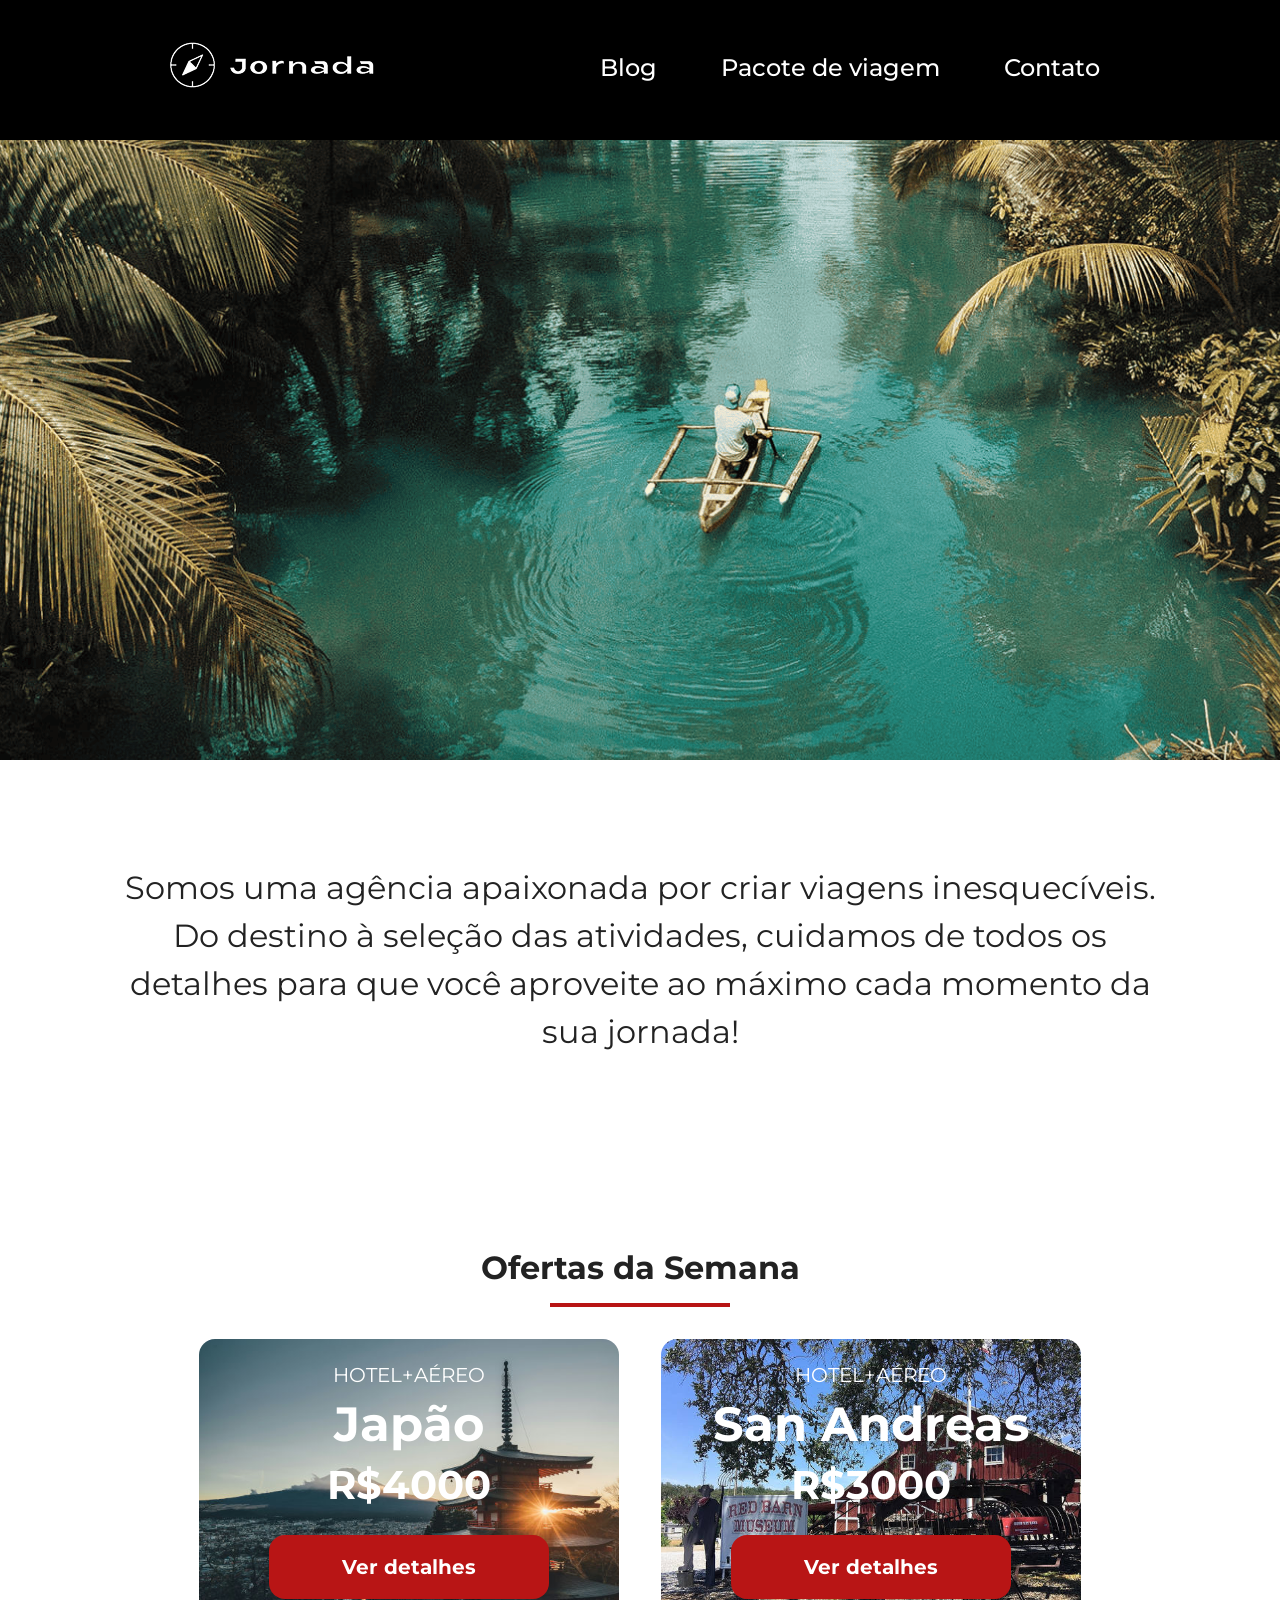
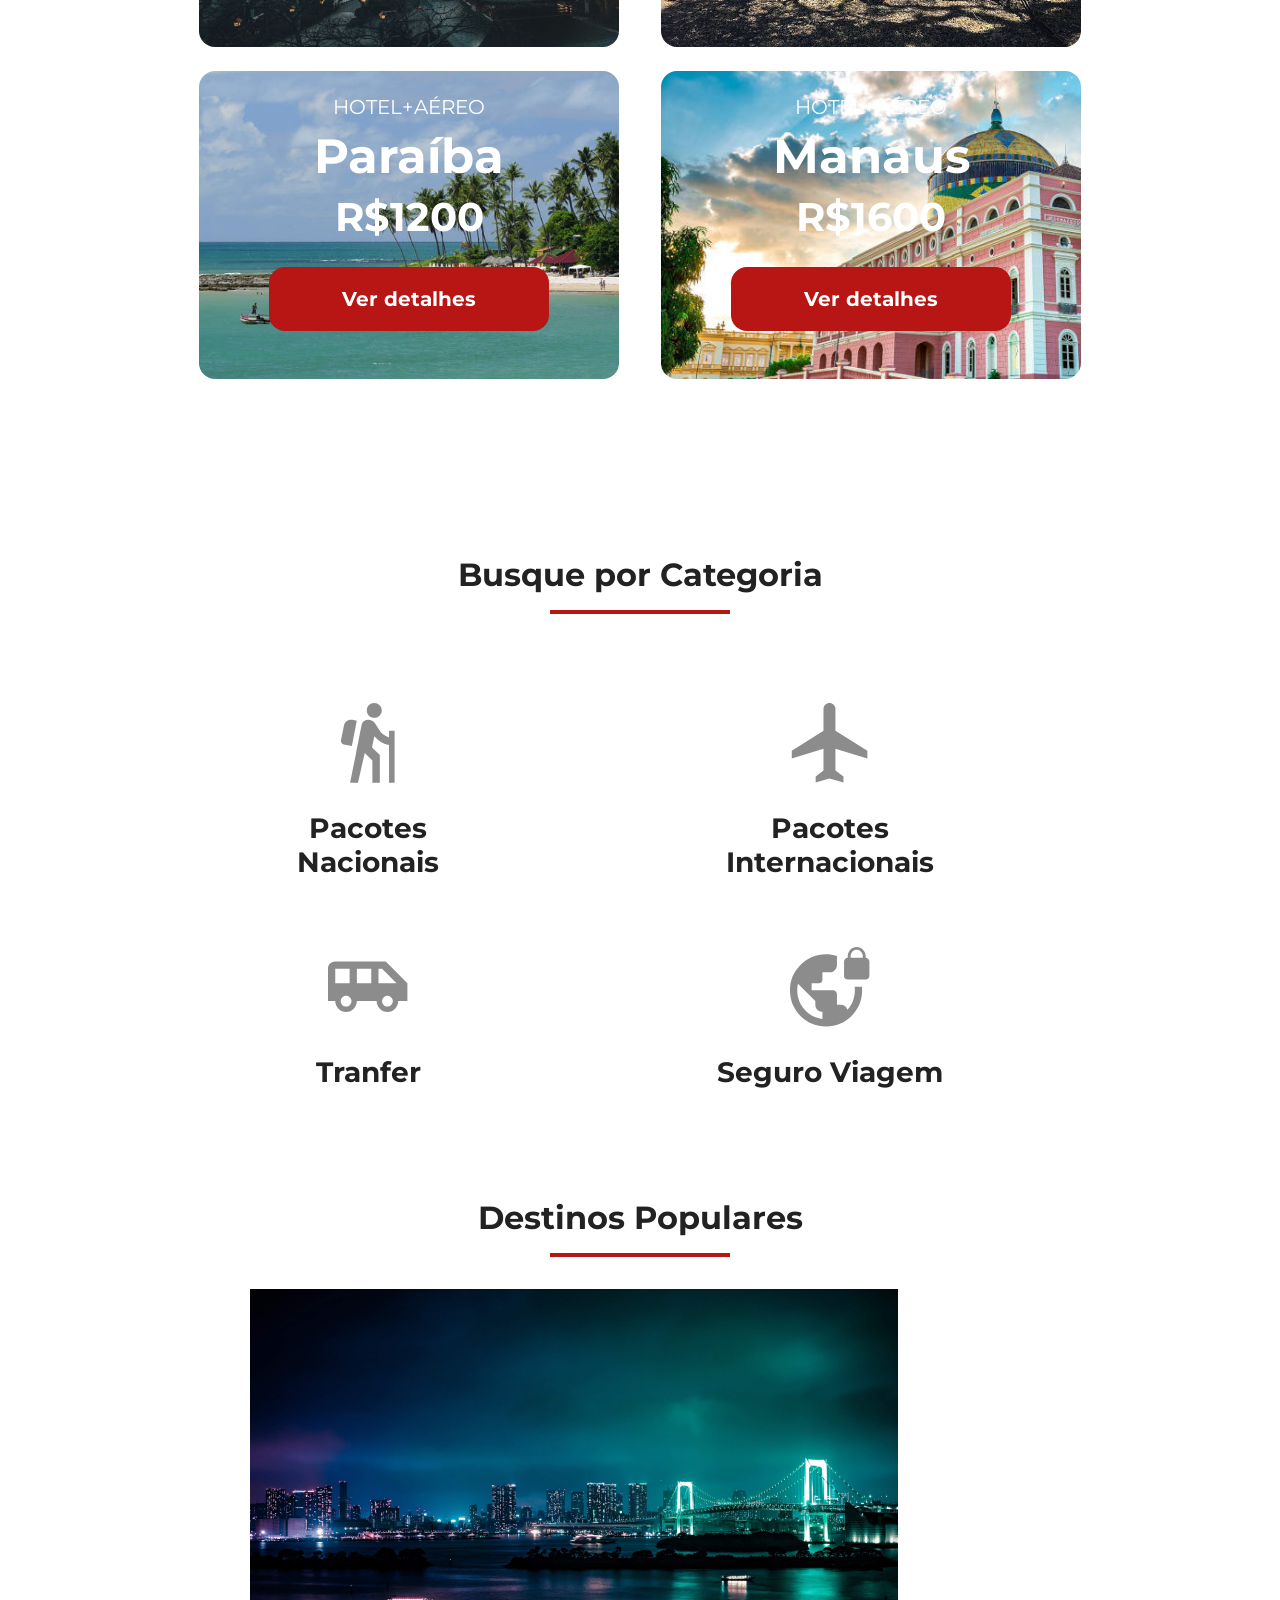
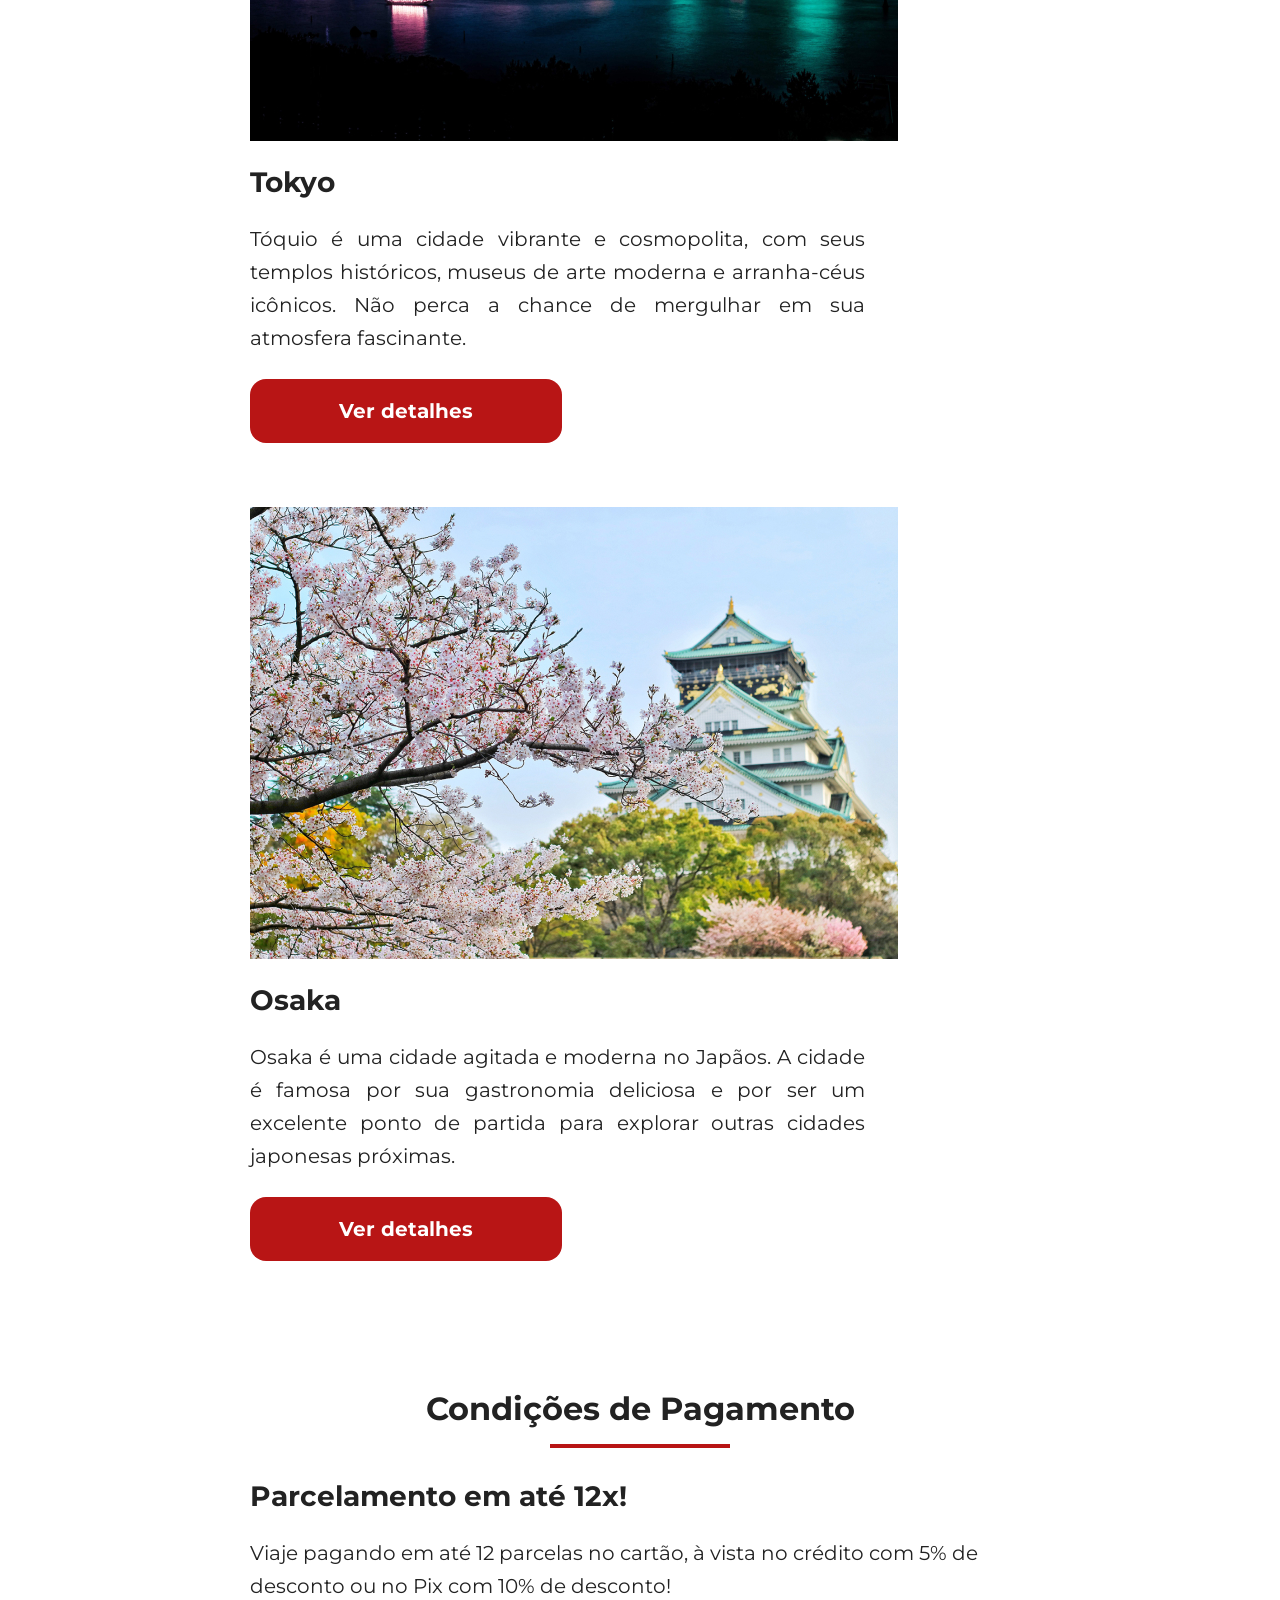
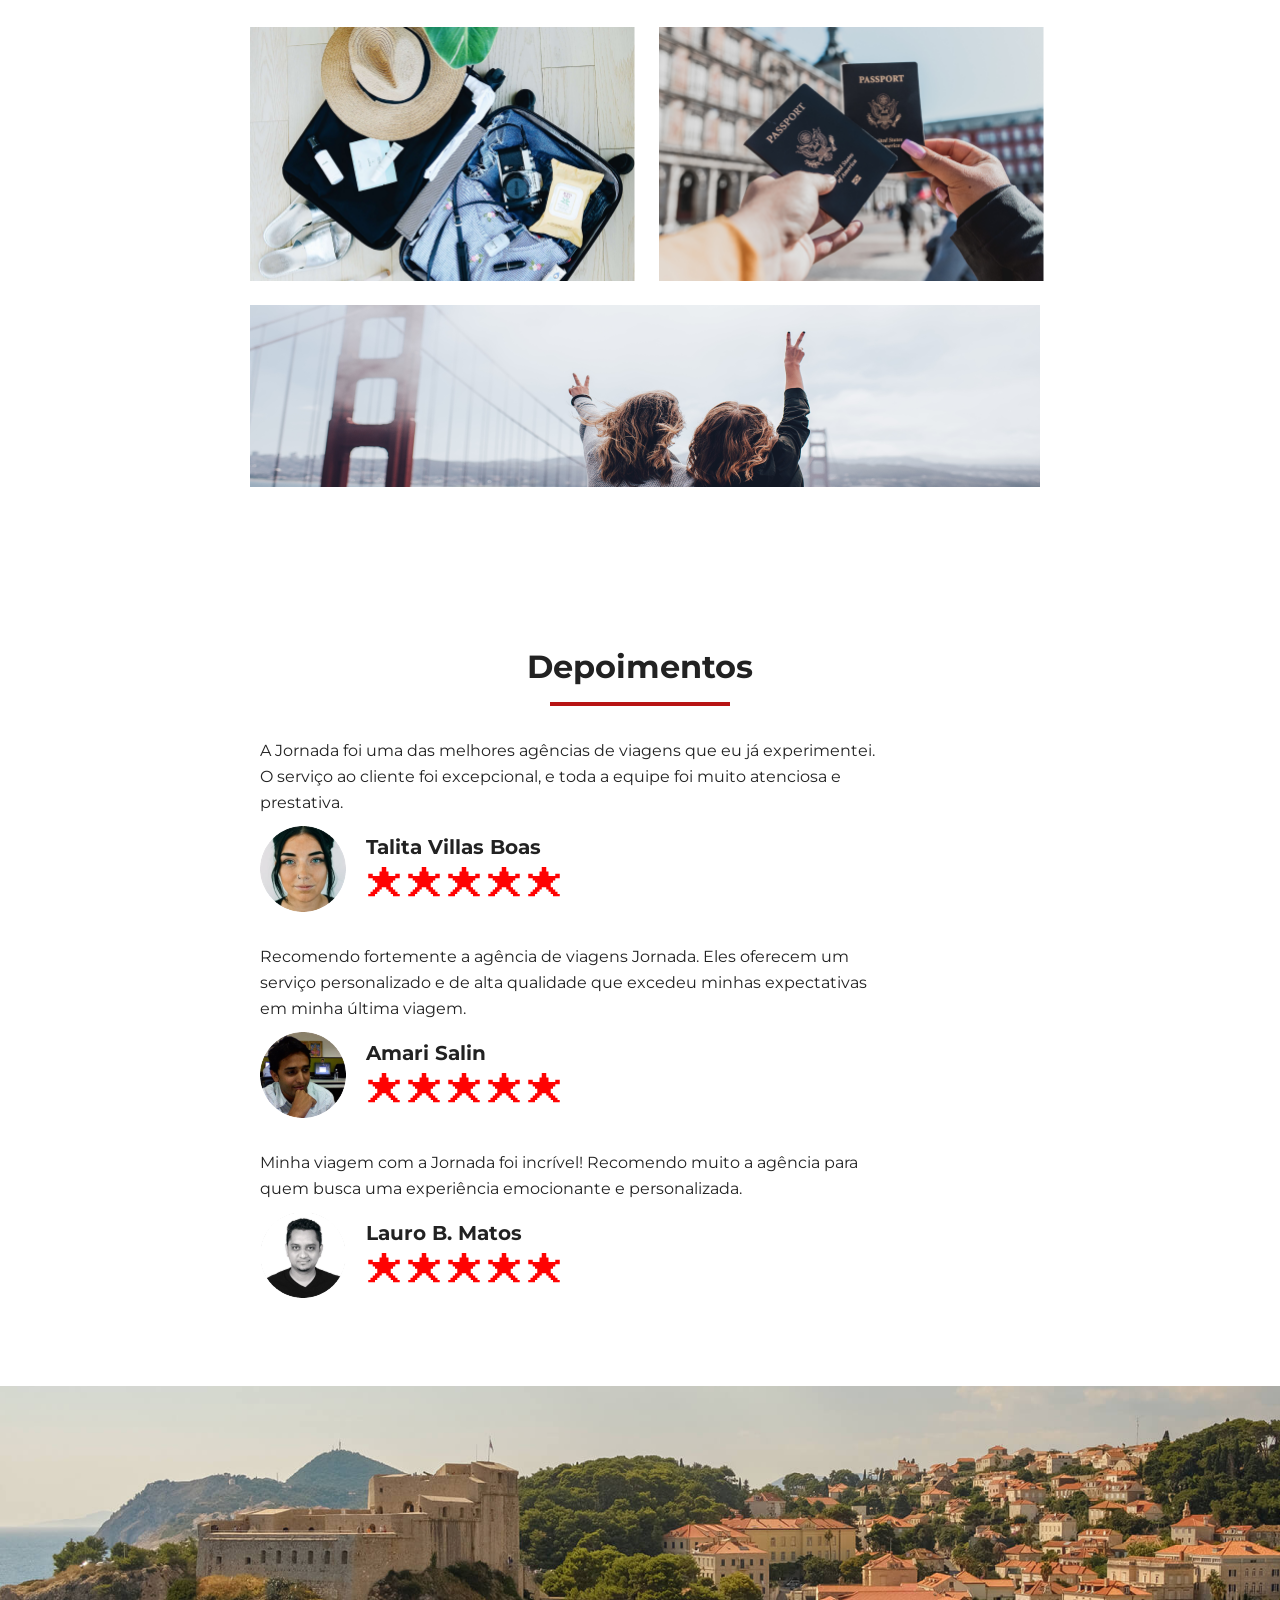
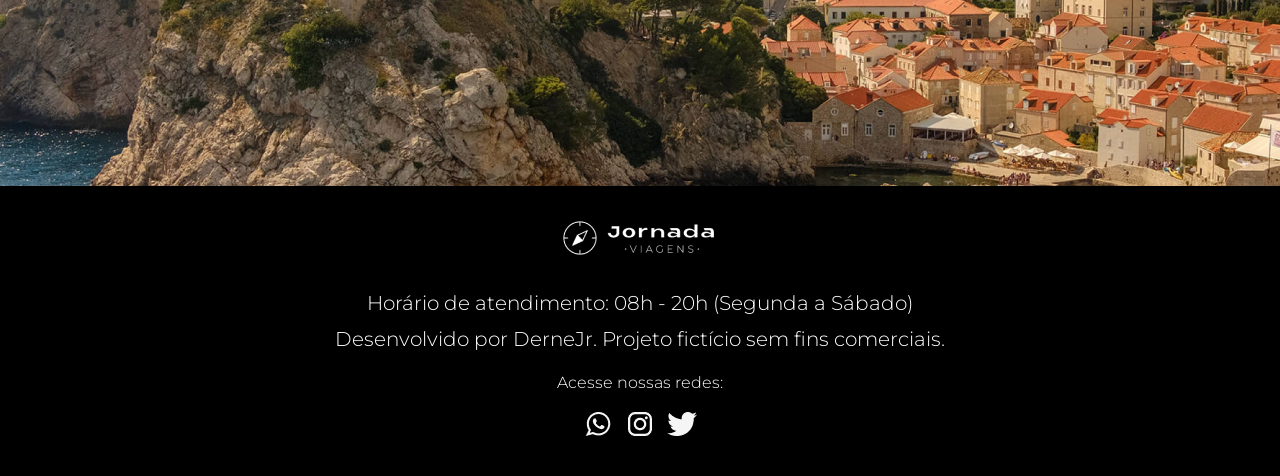
<file: index.html>
<!DOCTYPE html>
<html lang="pt-br">

<head>
    <meta charset="UTF-8">
    <meta name="viewport" content="width=device-width, initial-scale=1.0">
    <link rel="stylesheet" href="./css/style.css">
    <title>Painel Viagens</title>
</head>

<body>
    <header>
        <a class='logo' href="index.html">
            <img class="img_mobile" src="img/logo_bussola_branca.png"
                alt="Bussola logo do site Painel de viagens na cor branca">
            <img class='img_desktop' src="img/logoo_bussola_branca_grande.png"
                alt="Bussola logo do site Painel de viagens na cor branca com o nome e imagem da bussola em branco">
        </a>
        <div class="menu">
            <label for="menu">
                <img src="img/menu.png" alt="O menu em 3 barras deitadas na cor branca ">
            </label>
            <input type="checkbox" id="menu" hidden>
            <nav>
                <ul class="listLinks">
                    <li>
                        <a href="blog.html" title="acessar Blog">Blog</a>
                    </li>
                    <li>
                        <a href="travel-package.html" title="acessar Pacotes de viagem">Pacote de viagem</a>
                    </li>
                    <li>
                        <a href="contato.html" title="acessar Contato">Contato</a>
                    </li>
                </ul>
            </nav>
        </div>
    </header>
    <section class="hero">
        <div class="hero-img"></div>
        <h2>Somos uma agência apaixonada por criar viagens inesquecíveis. Do destino à seleção das atividades, cuidamos
            de todos os detalhes para que você aproveite ao máximo cada momento da sua jornada!</h2>
    </section>
    <section class="offers">
        <div class="section-title">
            <h2>Ofertas da Semana</h2>
            <hr>
        </div>
        <div class="cards-offers">
            <article class="card japao">
                <header>
                    <p>HOTEL+AÉREO</p>
                    <h3>Japão <br>
                        <span>R$4000</span>
                    </h3>
                </header>
                <footer>
                    <a href="#" class="button-link">Ver detalhes</a>
                </footer>
            </article>
            <article class="card san-andreas">
                <header>
                    <p>HOTEL+AÉREO</p>
                    <h3>San Andreas <br>
                        <span>R$3000</span>
                    </h3>
                </header>
                <footer>
                    <a href="#" class="button-link">Ver detalhes</a>
                </footer>
            </article>
            <article class="card paraiba">
                <header>
                    <p>HOTEL+AÉREO</p>
                    <h3>Paraíba<br>
                        <span>R$1200</span>
                    </h3>
                </header>
                <footer>
                    <a href="#" class="button-link">Ver detalhes</a>
                </footer>
            </article>
            <article class="card manaus">
                <header>
                    <p>HOTEL+AÉREO</p>
                    <h3>Manaus<br>
                        <span>R$1600</span>
                    </h3>
                </header>
                <footer>
                    <a href="#" class="button-link">Ver detalhes</a>
                </footer>
            </article>
        </div>
    </section>
    <section class="categories">
        <div class="section-title">
            <h2>Busque por Categoria</h2>
            <hr>
        </div>
        <div class="cards-categories">
            <article class="categoria pcts-nacionais">
                <a href="#" target="_blank">
                    <img src="css/icons/icone-pacotes-nacionais.svg"
                        alt="icone de uma pessoa com uma mochila e uma estaca na mão praticando trilha na cor cinza">
                    <h4>Pacotes Nacionais</h4>
                </a>
            </article>
            <article class="categoria pcts-internacionais">
                <a href="#" target="_blank">
                    <img src="css/icons/icone-pacotes-internacionais.svg" alt="Icone de um avião na cor cinza">
                    <h4>Pacotes Internacionais</h4>
                </a>
            </article>
            <article class="categoria card-transfer">
                <a href="#" target="_blank">
                    <img src="css/icons/icone-transfer.svg"
                        alt="Icone de um carro, similiar a um carro forte de cor cinza">
                    <h4>Tranfer</h4>
                </a>
            </article>
            <article class="categoria card-seguro-viagem">
                <a href="#" target="_blank">
                    <img src="css/icons/icone-seguro-viagem.svg"
                        alt="Icone do planeta Terra com um pequeno cadeado do lado superior direito, ambos na cor cinza">
                    <h4>Seguro Viagem</h4>
                </a>
            </article>
        </div>
    </section>
    <section class="destinations">
        <div class="section-title">
            <h2>Destinos Populares</h2>
            <hr>
        </div>
        <div class="destinations-items">
            <article class="item">
                <header>
                    <div class="img-tokyo"></div>
                    <h4>Tokyo</h4>
                </header>
                <p>
                    Tóquio é uma cidade vibrante e cosmopolita, com seus templos históricos, museus de arte moderna e
                    arranha-céus icônicos. Não perca a chance de mergulhar em sua atmosfera fascinante.
                </p>
                <footer>
                    <a href="#" class="button-link">Ver detalhes</a>
                </footer>
            </article>
            <article class="item">
                <header>
                    <div class="img-osaka">
                    </div>
                    <h4>Osaka</h4>
                </header>
                <p>
                    Osaka é uma cidade agitada e moderna no Japãos. A cidade é famosa por sua gastronomia deliciosa e
                    por ser um excelente ponto de partida para explorar outras cidades japonesas próximas.
                </p>
                <footer>
                    <a href="#" class="button-link">Ver detalhes</a>
                </footer>
            </article>
        </div>
    </section>
    <section class="payments">
        <div class="section-title">
            <h2>Condições de Pagamento</h2>
            <hr>
        </div>
        <div class="content-payments">
            <div class="content-text pay">
                <h3>Parcelamento em até 12x!</h3>
                <p>Viaje pagando em até 12 parcelas no cartão, à vista no crédito com 5% de desconto ou no Pix com 10%
                    de desconto!</p>
            </div>
            <div class="image-gallery">
                <div class="image-bag"></div>
                <div class="image-passport"></div>
                <div class="image-people colspan-2"></div>
            </div>
        </div>
    </section>
    <section class="testimonials">
        <div class="section-title">
            <h2>Depoimentos</h2>
            <hr>
        </div>
        <div class="testimonials-container">
            <div class="testimonials-cards">
                <div class="header-testimonials-card">
                    <p>A Jornada foi uma das melhores agências de viagens que eu já experimentei. O serviço ao cliente
                        foi excepcional, e toda a equipe foi muito atenciosa e prestativa.</p>
                </div>
                <div class="flex-testimonials-card">
                    <img src="img/img-talita.png" alt="foto de perfil de Talita">
                    <div class="footer-testimonials-card">
                        <h2>Talita Villas Boas</h2>
                        <div class="star-container">
                            <span class="star">🟊</span>
                            <span class="star">🟊</span>
                            <span class="star">🟊</span>
                            <span class="star">🟊</span>
                            <span class="star">🟊</span>
                        </div>
                    </div>
                </div>
            </div>
            <div class="testimonials-cards">
                <div class="header-testimonials-card">
                    <p>Recomendo fortemente a agência de viagens Jornada. Eles oferecem um serviço personalizado e de
                        alta qualidade que excedeu minhas expectativas em minha última viagem.</p>
                </div>
                <div class="flex-testimonials-card">
                    <img src="img/img-amari.png" alt="foto de perfil de Amari">
                    <div class="footer-testimonials-card">
                        <h2>Amari Salin</h2>
                        <div class="star-container">
                            <span class="star">🟊</span>
                            <span class="star">🟊</span>
                            <span class="star">🟊</span>
                            <span class="star">🟊</span>
                            <span class="star">🟊</span>
                        </div>
                    </div>
                </div>
            </div>
            <div class="testimonials-cards">
                <div class="header-testimonials-card">
                    <p>Minha viagem com a Jornada foi incrível! Recomendo muito a agência para quem busca uma
                        experiência emocionante e personalizada.</p>
                </div>
                <div class="flex-testimonials-card">
                    <img src="img/img-lauro.png" alt="foto de perfil de Lauro">
                    <div class="footer-testimonials-card">
                        <h2>Lauro B. Matos</h2>
                        <div class="star-container">
                            <span class="star">🟊</span>
                            <span class="star">🟊</span>
                            <span class="star">🟊</span>
                            <span class="star">🟊</span>
                            <span class="star">🟊</span>
                        </div>
                    </div>
                </div>
            </div>
        </div>
    </section>
    <section class="hero-footer">
        <div class="img-hero-footer"></div>
    </section>
    <footer class="footer-container">
            <div class="time-container">
                 <a href="index.html"><img class="img-footer" src="img/logo-footer-mob.png" alt="logo da empresa"></a>
                <p>Horário de atendimento: 08h - 20h 
                (Segunda a Sábado)</p>
                <p>Desenvolvido por DerneJr. Projeto fictício sem fins comerciais.</p>
            </div>
            <div class="contact-container">
                <p>Acesse nossas redes:</p>
                <div class="img-social">
                    <a href="#"><img src="img/logo-whats--mob.png" alt=""></a>
                    <a href="#"><img src="img/logo-insta-mob.png" alt=""></a>
                    <a href="#"><img src="img/logo-twiter-mob.png" alt=""></a>
                </div>
            </div>
    </footer>
</body>
</html>
</file>
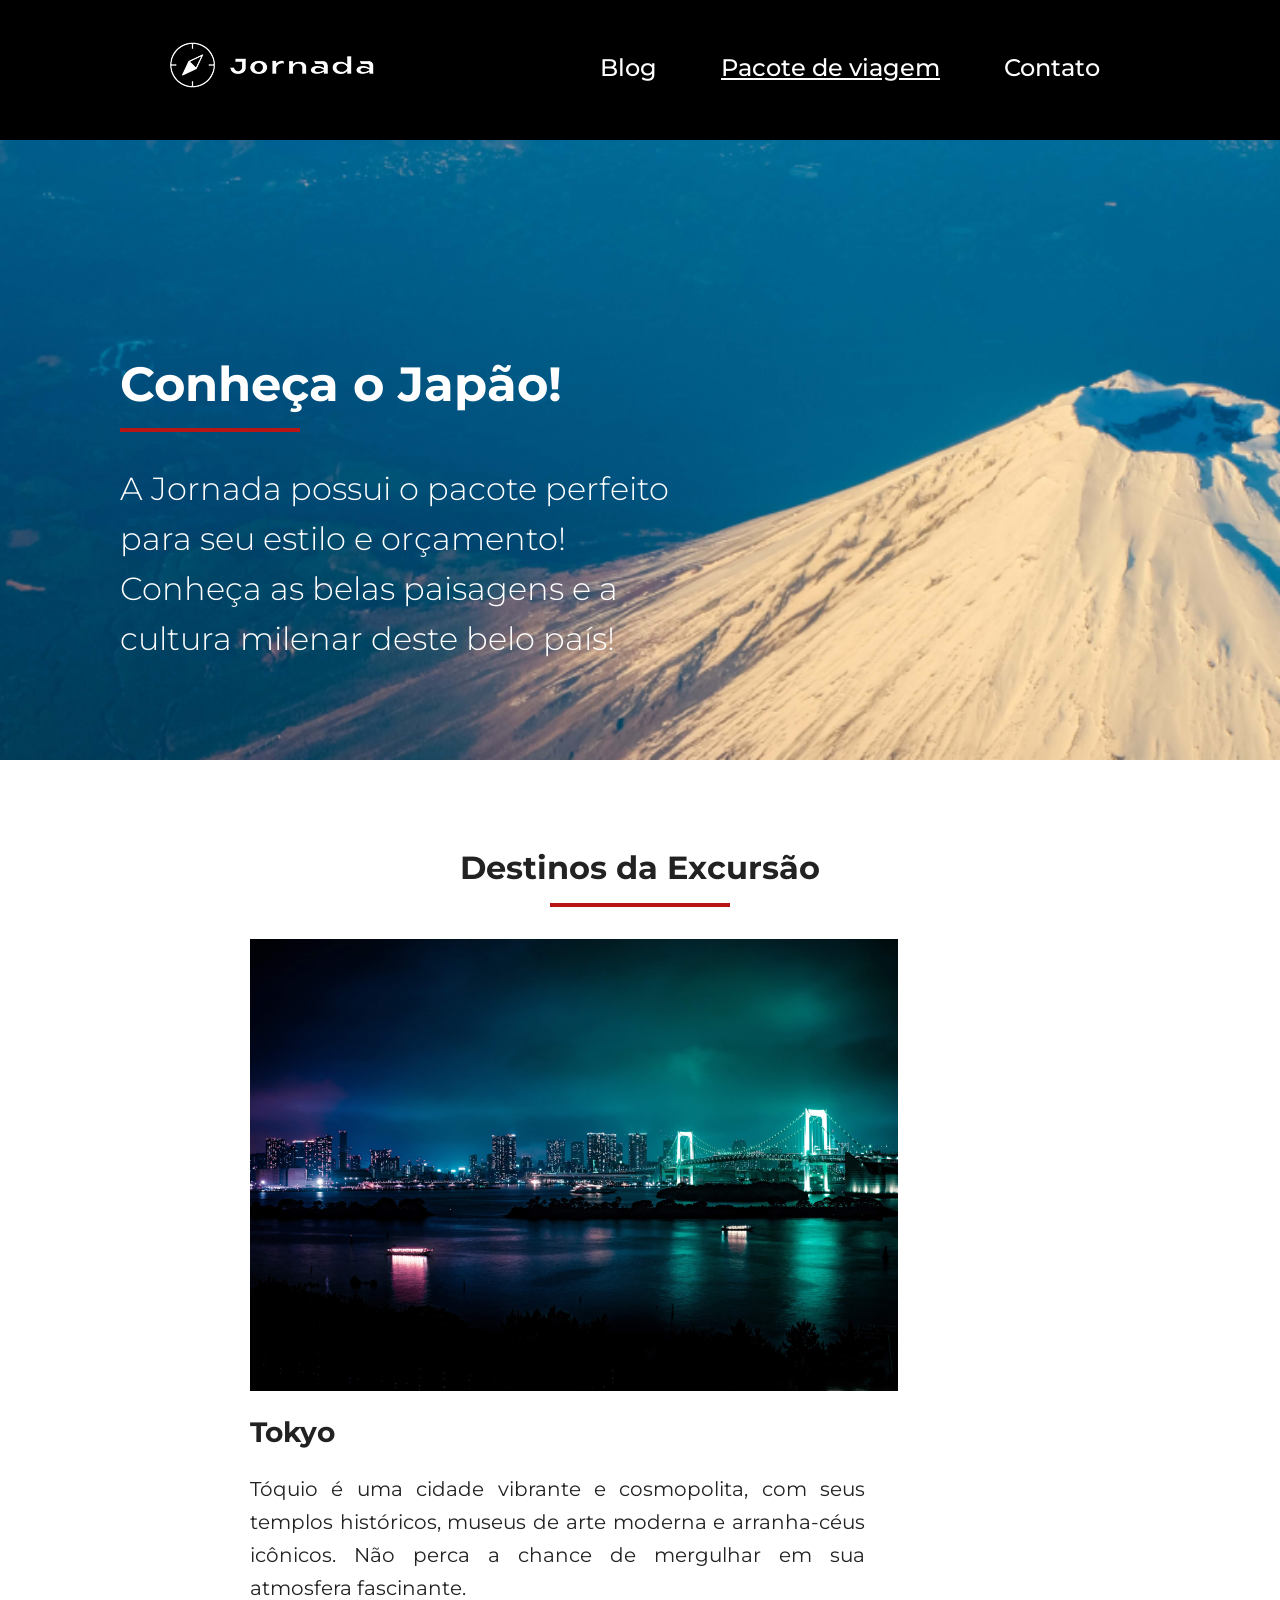
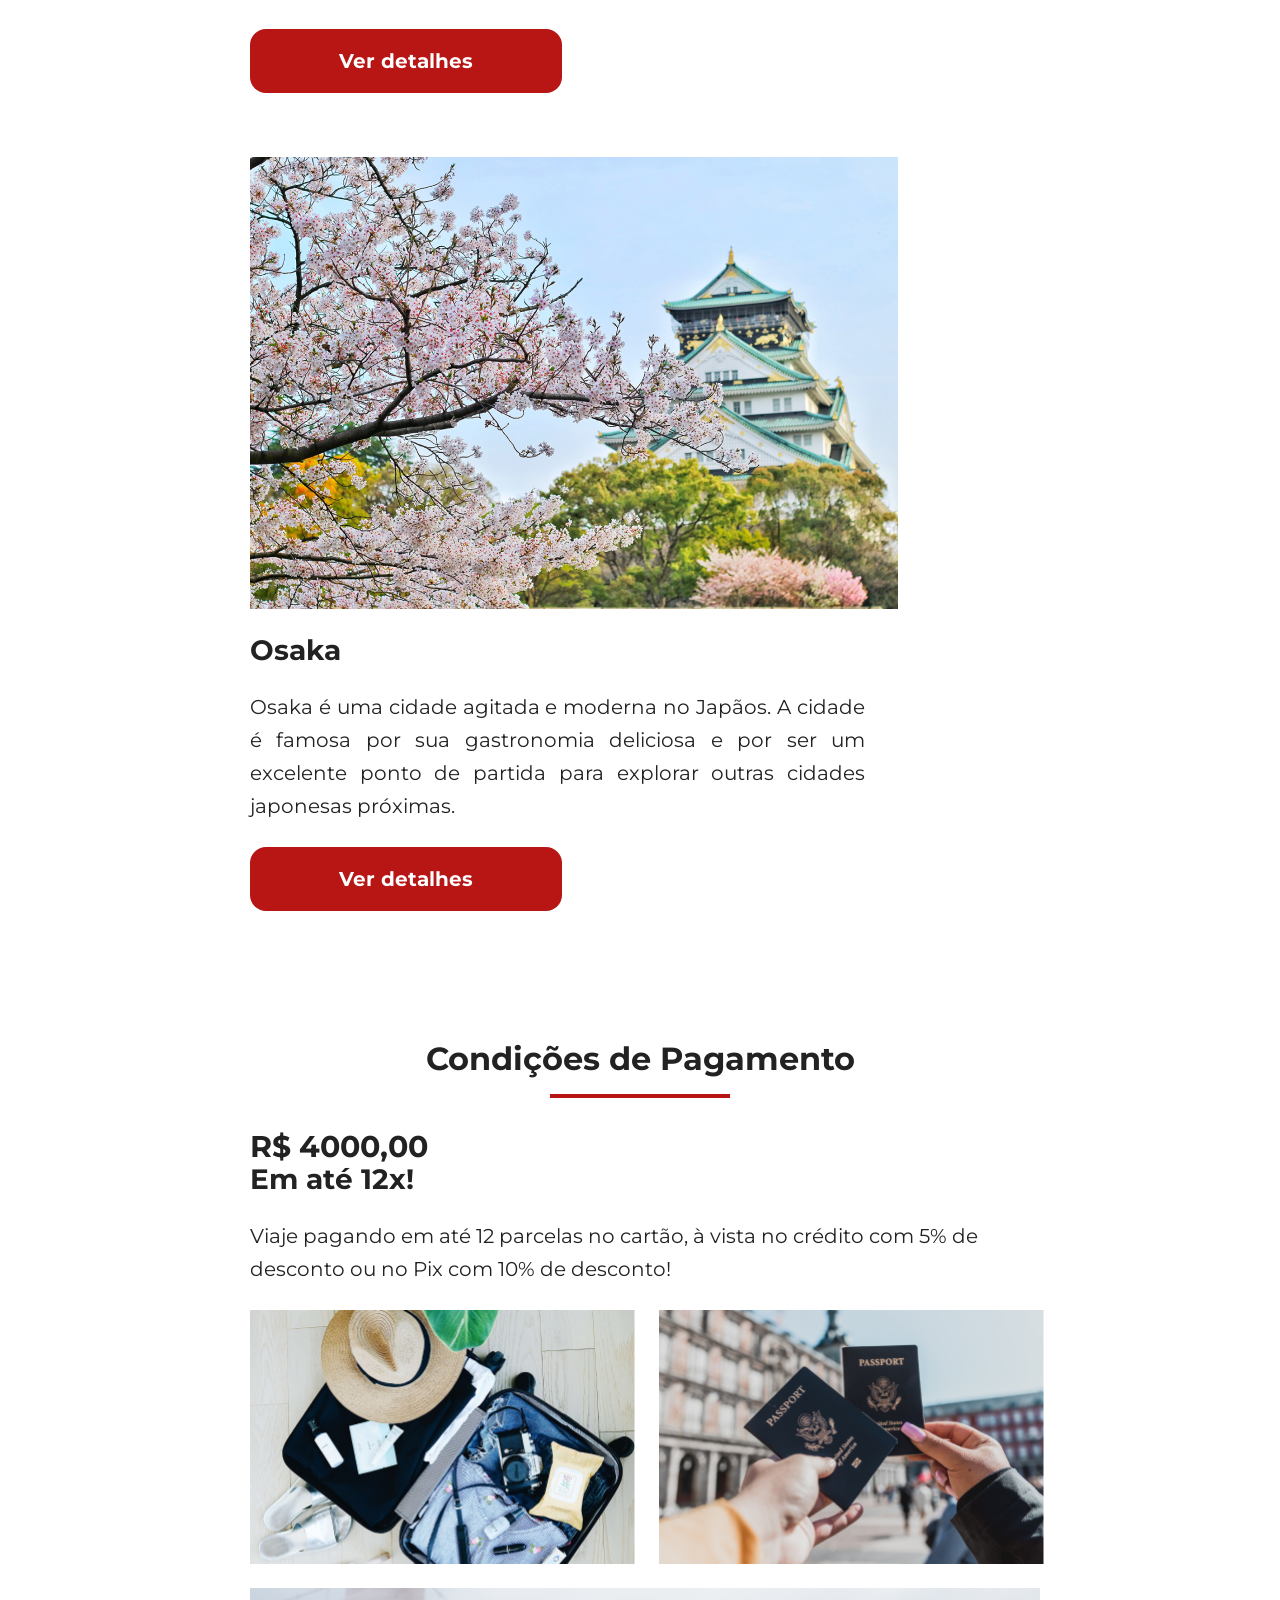
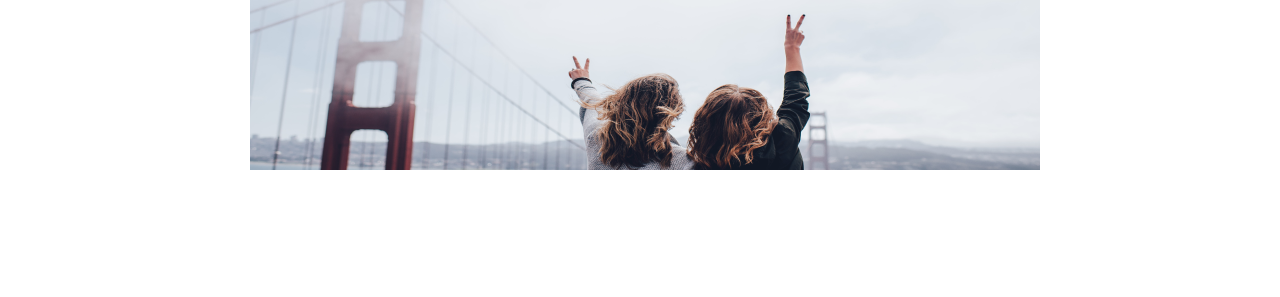
<file: travel-package.html>
<!DOCTYPE html>
<html lang="pt-br">
<head>
    <meta charset="UTF-8">
    <meta name="viewport" content="width=device-width, initial-scale=1.0">
    <title>Pacotes de Viagem</title>
    <link rel="stylesheet" href="/css/style.css">
</head>
<body class="travel-package">
    <header>
        <a class='logo' href="index.html">
            <img class="img_mobile" src="img/logo_bussola_branca.png"
                alt="Bussola logo do site Painel de viagens na cor branca">
            <img class='img_desktop' src="img/logoo_bussola_branca_grande.png"
                alt="Bussola logo do site Painel de viagens na cor branca com o nome e imagem da bussola em branco">
        </a>
        <div class="menu">
            <label for="menu">
                <img src="img/menu.png" alt="O menu em 3 barras deitadas na cor branca ">
            </label>
            <input type="checkbox" id="menu" hidden>
            <nav>
                <ul class="listLinks">
                    <li>
                        <a href="blog.html" title="acessar Blog">Blog</a>
                    </li>
                    <li>
                        <a href="pacotes.html" title="acessar Pacotes de viagem" class="active">Pacote de viagem</a>
                    </li>
                    <li>
                        <a href="contato.html" title="acessar Contato">Contato</a>
                    </li>
                </ul>
            </nav>
        </div>
    </header>
    <section class="travel-package-hero">
        <div class="travel-hero-container">
            <div class="hero-img">
            <div class="travel-hero-text">
                <h1>Conheça o Japão!</h1>
                <hr>
                <p>A Jornada possui o pacote perfeito para seu estilo e orçamento! Conheça as belas paisagens e a  cultura milenar deste belo país!</p>
            </div>
            </div> 
        </div>
    </section>
    <section class="destinations">
        <div class="section-title">
            <h2>Destinos da Excursão</h2>
            <hr>
        </div>
        <div class="destinations-items">
            <article class="item">
                <header>
                    <div class="img-tokyo"></div>
                    <h4>Tokyo</h4>
                </header>
                <p>
                    Tóquio é uma cidade vibrante e cosmopolita, com seus templos históricos, museus de arte moderna e
                    arranha-céus icônicos. Não perca a chance de mergulhar em sua atmosfera fascinante.
                </p>
                <footer>
                    <a href="#" class="button-link">Ver detalhes</a>
                </footer>
            </article>
            <article class="item">
                <header>
                    <div class="img-osaka">
                    </div>
                    <h4>Osaka</h4>
                </header>
                <p>
                    Osaka é uma cidade agitada e moderna no Japãos. A cidade é famosa por sua gastronomia deliciosa e
                    por ser um excelente ponto de partida para explorar outras cidades japonesas próximas.
                </p>
                <footer>
                    <a href="#" class="button-link">Ver detalhes</a>
                </footer>
            </article>
        </div>
    </section>
    <section class="payments">
        <div class="section-title">
            <h2>Condições de Pagamento</h2>
            <hr>
        </div>
        <div class="content-payments">
            <div class="content-text pay">
                <h2>R$ 4000,00</h2>
                <h3>Em até 12x!</h3>
                <p>Viaje pagando em até 12 parcelas no cartão, à vista no crédito com 5% de desconto ou no Pix com 10%
                    de desconto!</p>
            </div>
            <div class="image-gallery">
                <div class="travel-package image-bag"></div>
                <div class="travel-package image-passport"></div>
                <div class="travel-package image-people colspan-2"></div>
            </div>
        </div>
    </section>
</body>
</html>
</file>
<file: css/style.css>
@import url(global.css);
@import url(header.css); 
@import url(hero.css);
@import url(offers.css);
@import url(categories.css);
@import url(destinations.css);
@import url(payments.css);
@import url(testimonials.css);
@import url(hero-footer.css);
@import url(footer.css);
</file>
